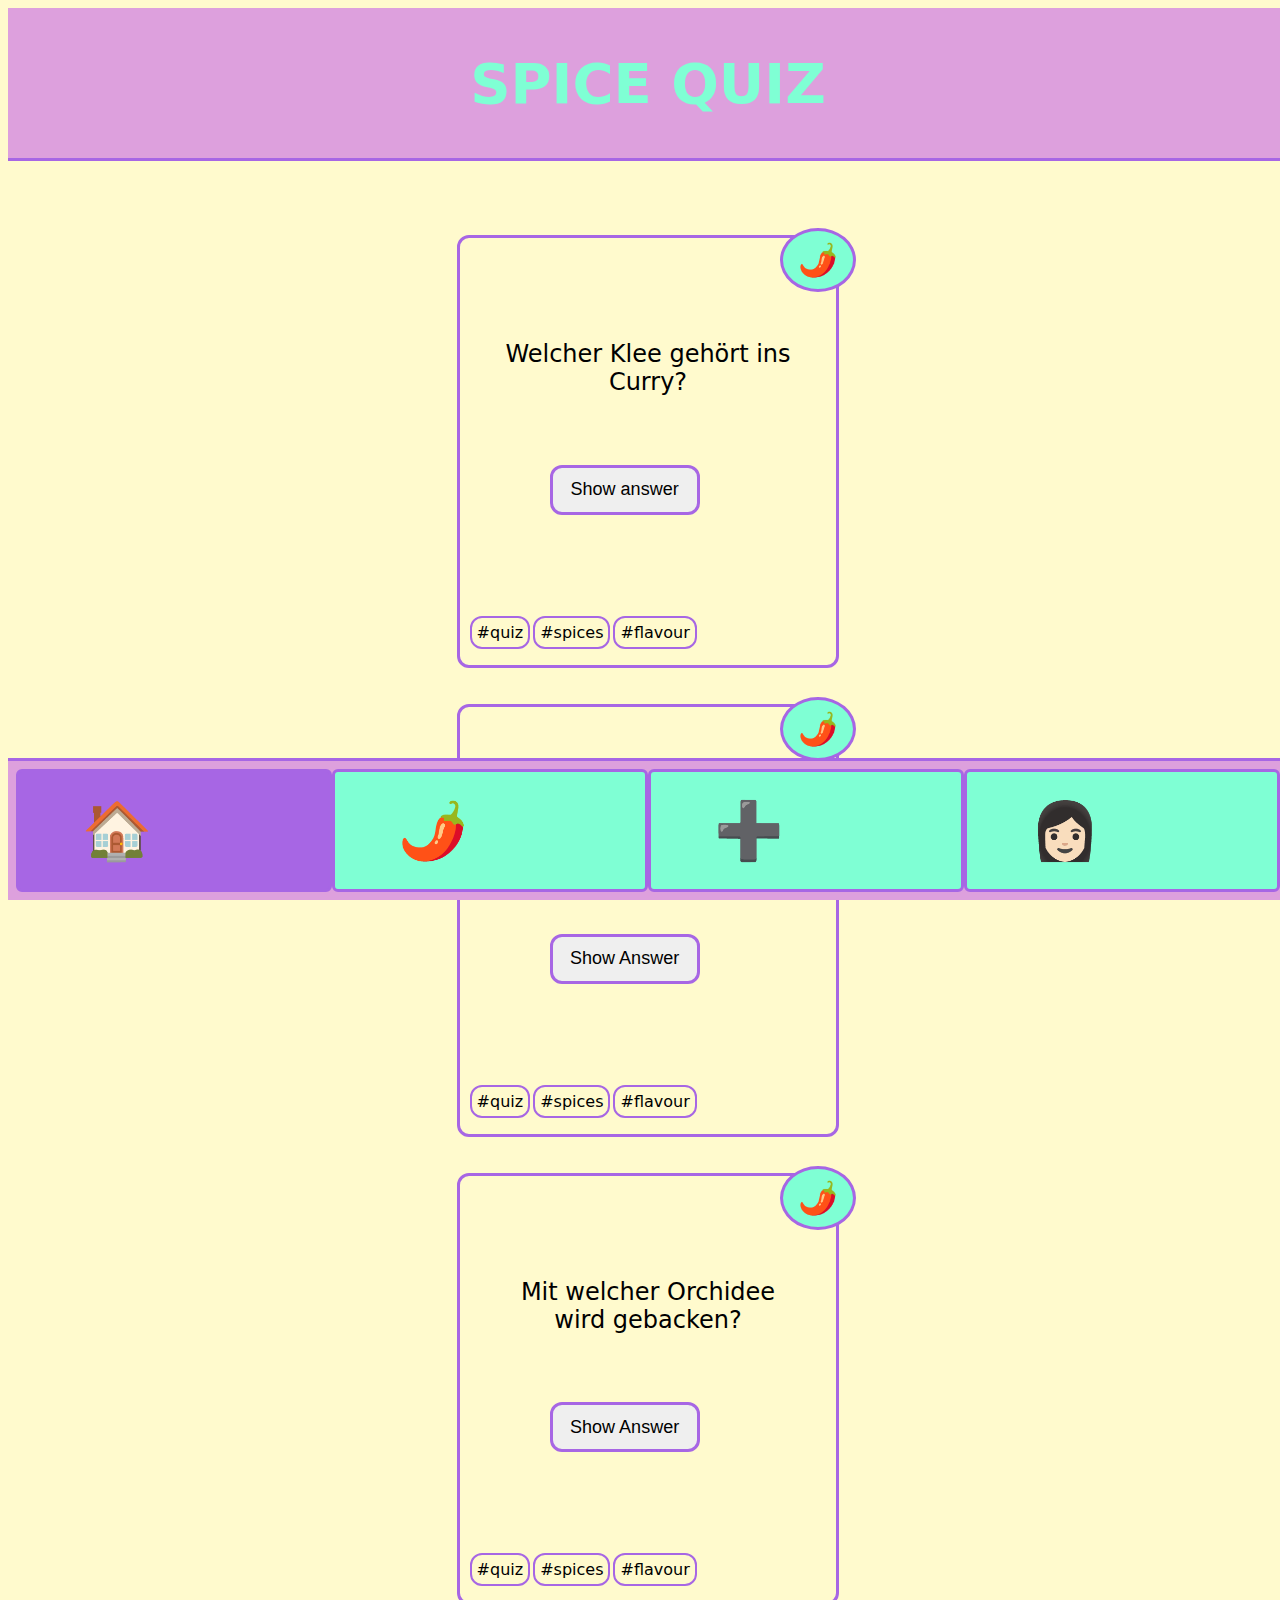
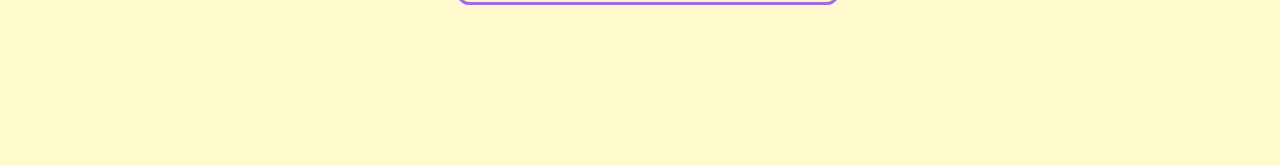
<file: index.html>
<!DOCTYPE html>
<html lang="en">
  <head>
    <meta charset="UTF-8" />
    <meta name="viewport" content="width=device-width, initial-scale=1.0" />
    <title>Spice Quiz</title>
    <link rel="stylesheet" href="css/styles.css" />
    <script src="JS/index.js" defer></script>
  </head>
  <body>
    <header aria-labelledby="title">
      <h1 id="title">Spice Quiz</h1>
    </header>
    <main data-js="main">
      <section class="question-card">
        <p class="question-text">Welcher Klee gehört ins Curry?</p>
        <button
          aria-label="bookmark-icon"
          class="bookmark"
          data-js="bookmarkButton"
        >
          🌶️
        </button>
        <button class="question" data-js="answerButton">Show answer</button>
        <p class="answer answer--show" data-js="answer">Bockshornklee</p>
        <section class="hashtag-section">
          <p class="hashtag">#quiz</p>
          <p class="hashtag">#spices</p>
          <p class="hashtag">#flavour</p>
        </section>
      </section>
      <section class="question-card">
        <p class="question-text">Welches Gewürz ist eine Baumrinde?</p>
        <button aria-label="bookmark-icon" class="bookmark">🌶️</button>
        <button class="question" data-js="question">Show Answer</button>
        <p class="answer answer--show" data-js="answer">Zimt</p>
        <section class="hashtag-section">
          <p class="hashtag">#quiz</p>
          <p class="hashtag">#spices</p>
          <p class="hashtag">#flavour</p>
        </section>
      </section>
      <section class="question-card">
        <p class="question-text">Mit welcher Orchidee wird gebacken?</p>
        <button aria-label="bookmark-icon" class="bookmark">🌶️</button>
        <button class="question">Show Answer</button>
        <section class="hashtag-section">
          <p class="hashtag">#quiz</p>
          <p class="hashtag">#spices</p>
          <p class="hashtag">#flavour</p>
        </section>
      </section>
    </main>
    <footer>
      <nav class="nav">
        <a class="nav-icon-active" aria-label="home-page" href="index.html"
          >🏠</a
        >
        <a class="nav-icon" aria-label="bookmarks-page" href="bookmark.html"
          >🌶️</a
        >
        <a class="nav-icon" aria-label="form-page" href="/HTML/form.html">➕</a>
        <a class="nav-icon" aria-label="profile-page" href="profil.html">👩🏻</a>
      </nav>
    </footer>
  </body>
</html>
</file>
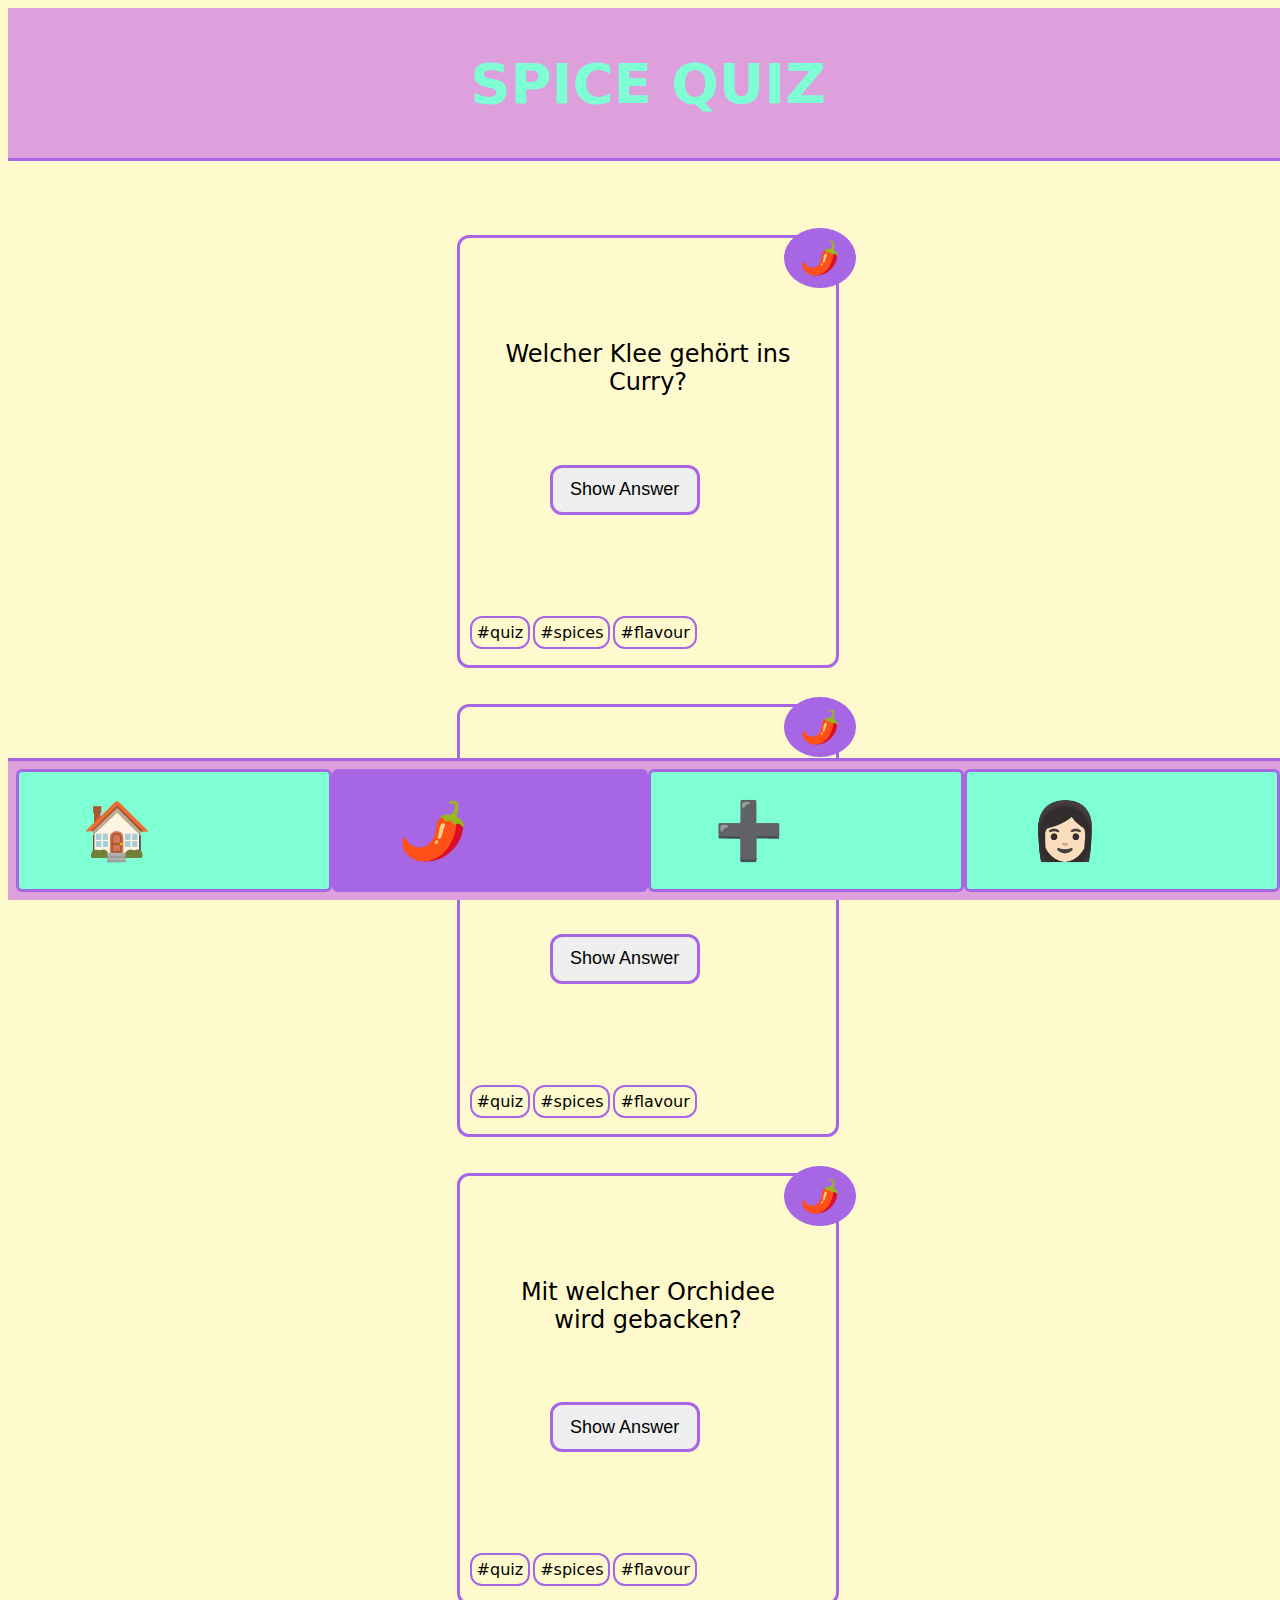
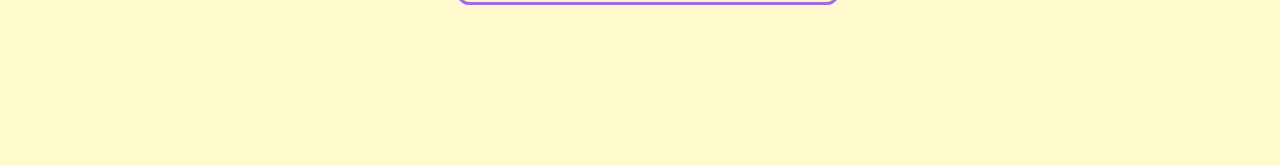
<file: bookmark.html>
<!DOCTYPE html>
<html lang="en">
  <head>
    <meta charset="UTF-8" />
    <meta name="viewport" content="width=device-width, initial-scale=1.0" />
    <title>Spice Quiz</title>
    <link rel="stylesheet" href="css/styles.css" />
  </head>
  <body>
    <header aria-labelledby="title">
      <h1 id="title">Spice Quiz</h1>
    </header>
    <main>
      <section class="question-card">
        <p class="question-text">Welcher Klee gehört ins Curry?</p>
        <button aria-label="bookmark-icon" class="bookmark--active">🌶️</button>
        <button class="question">Show Answer</button>
        <section class="hashtag-section">
          <p class="hashtag">#quiz</p>
          <p class="hashtag">#spices</p>
          <p class="hashtag">#flavour</p>
        </section>
      </section>
      <section class="question-card">
        <p class="question-text">Welches Gewürz ist eine Baumrinde?</p>
        <button aria-label="bookmark-icon" class="bookmark--active">🌶️</button>
        <button class="question">Show Answer</button>
        <section class="hashtag-section">
          <p class="hashtag">#quiz</p>
          <p class="hashtag">#spices</p>
          <p class="hashtag">#flavour</p>
        </section>
      </section>
      <section class="question-card">
        <p class="question-text">Mit welcher Orchidee wird gebacken?</p>
        <button aria-label="bookmark-icon" class="bookmark--active">🌶️</button>
        <button class="question">Show Answer</button>
        <section class="hashtag-section">
          <p class="hashtag">#quiz</p>
          <p class="hashtag">#spices</p>
          <p class="hashtag">#flavour</p>
        </section>
      </section>
    </main>
    <footer>
      <nav>
        <a class="nav-icon" aria-label="home-page" href="index.html">🏠</a>
        <a
          class="nav-icon-active"
          aria-label="bookmarks-page"
          href="bookmark.html"
          >🌶️</a
        >
        <a class="nav-icon" aria-label="form-page" href="/HTML/form.html">➕</a>
        <a class="nav-icon" aria-label="profile-page" href="profil.html">👩🏻</a>
      </nav>
    </footer>
  </body>
</html>
</file>
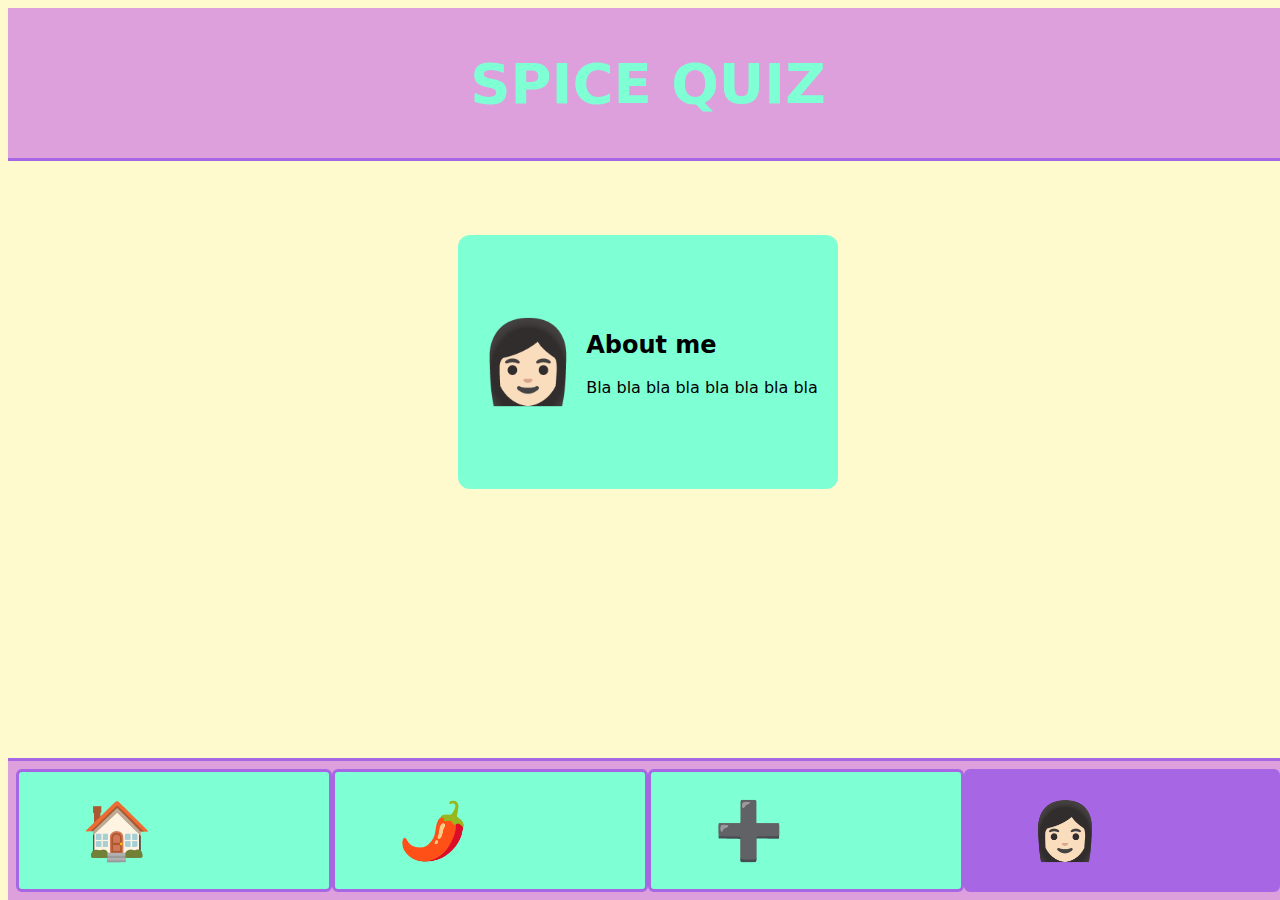
<file: profil.html>
<!DOCTYPE html>
<html lang="en">
  <head>
    <meta charset="UTF-8" />
    <meta name="viewport" content="width=device-width, initial-scale=1.0" />
    <title>Spice Quiz</title>
    <link rel="stylesheet" href="css/styles.css" />
  </head>
  <body>
    <header aria-labelledby="title">
      <h1 id="title">Spice Quiz</h1>
    </header>
    <main>
      <section class="profile">
        <p class="profile-icon">👩🏻</p>
        <article>
          <h2>About me</h2>
          <p>Bla bla bla bla bla bla bla bla</p>
        </article>
      </section>
    </main>
    <footer>
      <nav>
        <a class="nav-icon" aria-label="home-page" href="index.html">🏠</a>
        <a class="nav-icon" aria-label="bookmarks-page" href="bookmark.html"
          >🌶️</a
        >
        <a class="nav-icon" aria-label="form-page" href="/HTML/form.html">➕</a>
        <a class="nav-icon-active" aria-label="profile-page" href="profil.html"
          >👩🏻</a
        >
      </nav>
    </footer>
  </body>
</html>
</file>
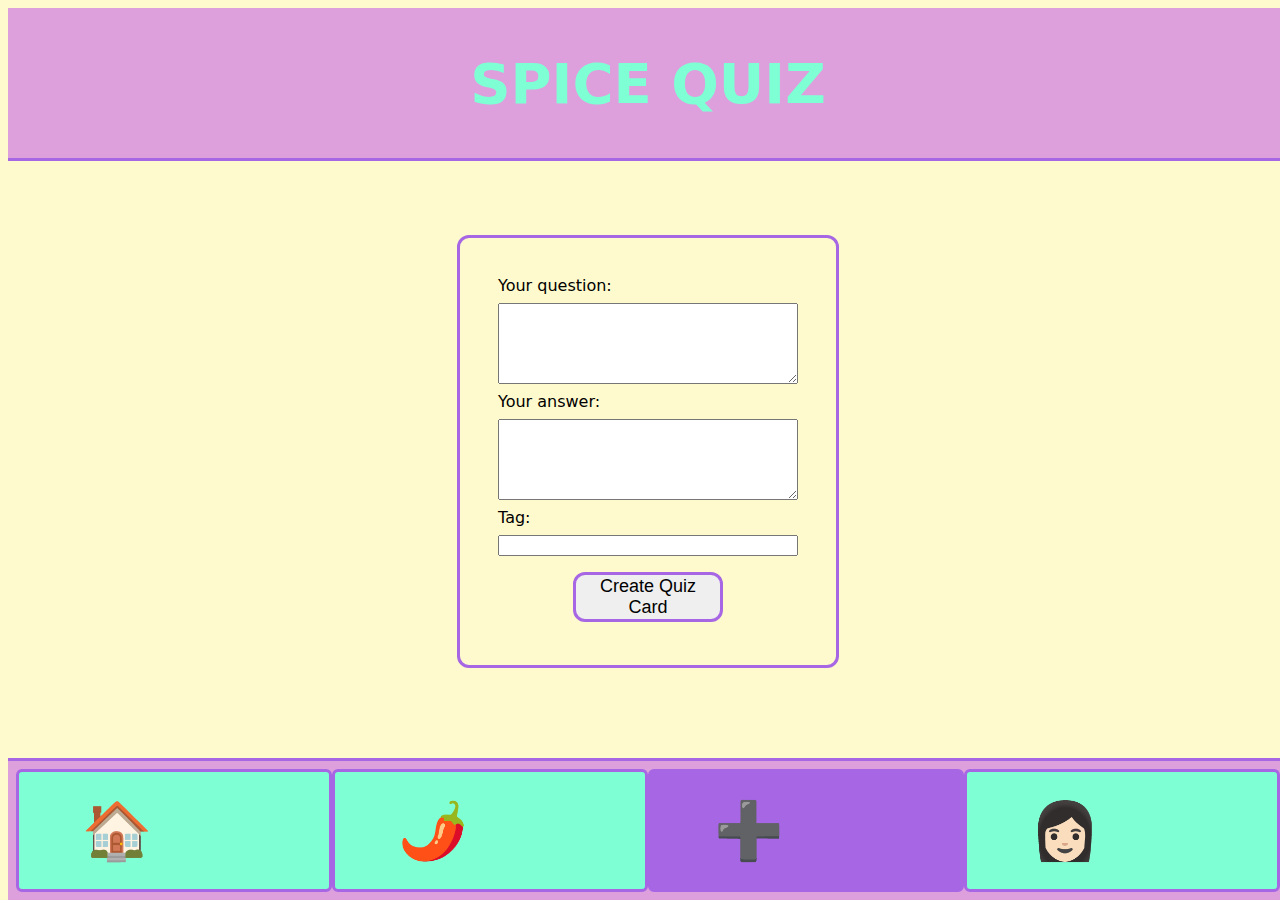
<file: HTML/form.html>
<!DOCTYPE html>
<html lang="en">
  <head>
    <meta charset="UTF-8" />
    <meta name="viewport" content="width=device-width, initial-scale=1.0" />
    <title><form action=""></form></title>
    <link rel="stylesheet" href="/css/styles.css" />
    <script src="/JS/form.js" defer></script>
  </head>
  <body>
    <header aria-labelledby="title">
      <h1 id="title">Spice Quiz</h1>
    </header>
    <main data-js="main">
      <section class="question-card">
        <form class="form" data-js="form">
          <label for="question">Your question:</label>
          <textarea
            id="question"
            name="question"
            maxlength="150"
            cols="30"
            rows="5"
            data-js="questionInput"
          ></textarea>
          <label for="answer">Your answer:</label>
          <textarea
            id="answer"
            name="answer"
            maxlength="150"
            cols="30"
            rows="5"
            data-js="answerInput"
          ></textarea>
          <label for="tag">Tag:</label>
          <input id="tag" name="tag" type="text" data-js="tag" />
          <button class="button-create" type="submit" data-js="submitButton">
            Create Quiz Card
          </button>
        </form>
      </section>
    </main>
    <footer>
      <nav class="nav">
        <a class="nav-icon" aria-label="home-page" href="/index.html">🏠</a>
        <a class="nav-icon" aria-label="bookmarks-page" href="/bookmark.html"
          >🌶️</a
        >
        <a class="nav-icon-active" aria-label="form-page" href="/HTML/form.html"
          >➕</a
        >
        <a class="nav-icon" aria-label="profile-page" href="/profil.html">👩🏻</a>
      </nav>
    </footer>
  </body>
</html>
</file>
<file: css/styles.css>
@import "components/question-card.css";
@import "components/bookmark.css";
@import "components/nav.css";
@import "components/form.css";

*, *: : before, *: : after {
  box-sizing: border-box;
}

:root {
  --primary-color: lemonchiffon;
  --secondary-color: plum;
  --tertiary-color: aquamarine;
  --border-color: rgb(167, 102, 228);
}

body {
  background-color: var(--primary-color);
  font-family: system-ui;
  width: 100%;
}
header {
  background-color: var(--secondary-color);
  padding: 5px;
  text-align: center;
  border-bottom: 3px solid var(--border-color);
}

h1 {
  font-size: 3.5rem;
  font-weight: bold;
  color: var(--tertiary-color);

  text-transform: uppercase;
}
main {
  display: flex;
  flex-direction: column;
  justify-content: center;
  align-items: center;
  margin-bottom: 150px;
  padding-top: 5%;
  gap: 1rem;
}

.question {
  width: 150px;
  height: 50px;
  font-size: large;
  border: 3px solid var(--border-color);
  border-radius: 12px;
  position: absolute;
  bottom: 150px;
  left: 90px;
}

.button-create {
  width: 150px;
  height: 50px;
  font-size: large;
  border: 3px solid var(--border-color);
  border-radius: 12px;
  align-self: center;
  margin-top: 0.5rem;
}

.button-create:hover {
  background-color: var(--tertiary-color);
  color: var(--border-color);
}

.answer {
  width: 280px;
  height: 80px;
  font-size: 1.5rem;
  text-align: center;
  padding-top: 15px;
  border: 3px solid var(--border-color);
  color: var(--border-color);
  background-color: var(--tertiary-color);
  border-radius: 12px;
  position: absolute;
  bottom: -18px;
  left: 25px;
  z-index: 2;
}

.question:hover {
  background-color: var(--tertiary-color);
  color: var(--border-color);
}

/*.answer {
  width: 150px;
  height: 150px;
  text-align: center;
  color: var(--border-color);
  font-size: 2rem;
  padding-top: 40px;
  background-color: var(--tertiary-color);
  border: 2px solid var(--border-color);
  border-radius: 12px;
  position: absolute;
  bottom: 0;
  left: -4px;
  z-index: 2;
}*/

.answer--show {
  display: none;
}

.hashtag-section {
  display: flex;
  justify-content: flex-start;
  gap: 3px;
  padding-left: 10px;
  position: absolute;
  bottom: 0;
  left: 0;
}
.hashtag {
  border: 2px solid var(--border-color);
  border-radius: 12px;
  padding: 5px;
}
footer {
  background-color: var(--secondary-color);
  position: fixed;
  bottom: 0;
  width: inherit;
  max-width: inherit;
  height: fit-content;
  border-top: 3px solid var(--border-color);
}

.profile {
  background-color: var(--tertiary-color);
  border-radius: 12px;
  padding-left: 20px;
  padding-right: 20px;
  margin-top: 10px;
  display: flex;
  justify-content: center;
  align-items: center;
  gap: 0.5rem;
}
.profile-icon {
  font-size: 5rem;
}
</file>
